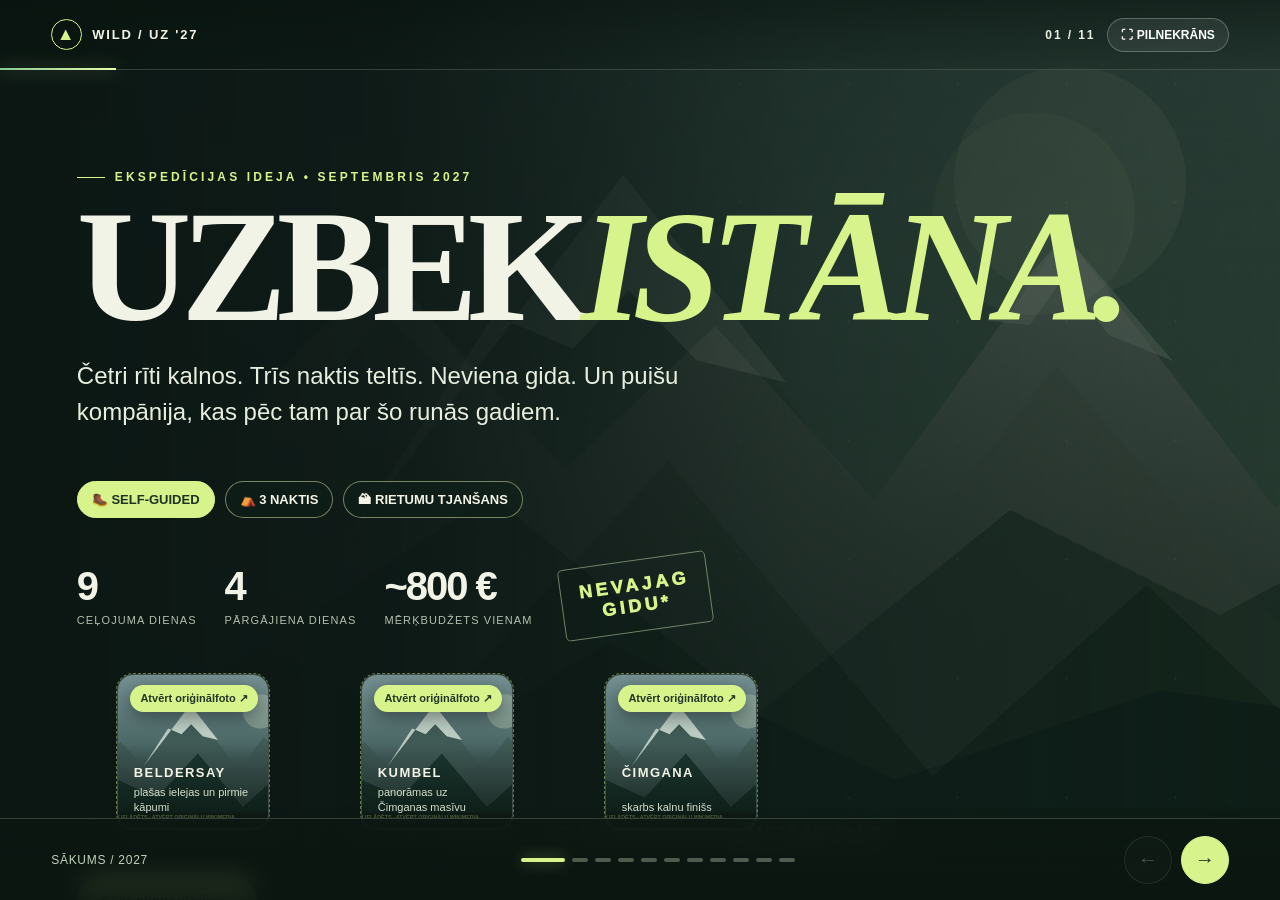
<file: uzbekistana_piedzivojums_bildes_labotas.html>
<!DOCTYPE html>
<html lang="lv">
<head>
<meta charset="UTF-8"><meta name="viewport" content="width=device-width,initial-scale=1,viewport-fit=cover">
<meta name="theme-color" content="#101914"><meta name="description" content="Interaktīvs ceļojuma stāsts: patstāvīgs pārgājiens Rietumu Tjanšanā, Uzbekistānā, 2027. gada septembrī.">
<title>UZBEKISTĀNA '27 — Puišu ekspedīcija</title>
<style>
:root{--base:#111b17;--ink:#f1f3e6;--muted:#a8b7aa;--line:rgba(229,240,214,.20);--acid:#d6f48b;--orange:#efad77;--panel:#1a2921;--shade:#0b1511}*{box-sizing:border-box}html,body{height:100%;margin:0}body{background:var(--base);color:var(--ink);font-family:Inter,ui-sans-serif,-apple-system,BlinkMacSystemFont,'Segoe UI',Arial,sans-serif;overflow:hidden;-webkit-font-smoothing:antialiased}button,input,a{font:inherit}button{cursor:pointer}button:focus-visible,a:focus-visible,input:focus-visible{outline:3px solid var(--acid);outline-offset:3px}a{color:var(--acid)}.shell{position:relative;width:100%;height:100vh;height:100dvh;overflow:hidden;isolation:isolate}.ambient{pointer-events:none;position:absolute;inset:0;background:radial-gradient(circle at 70% 30%,#314f3a 0%,transparent 35%),linear-gradient(125deg,#111d18,#0b1411);z-index:-4}.star-field{position:absolute;inset:0;pointer-events:none;z-index:-1;background-image:radial-gradient(#fff9 1px,transparent 1.4px),radial-gradient(#fff5 1px,transparent 1.5px);background-size:109px 119px,177px 133px;background-position:31px 24px,79px 70px;opacity:.20}.topbar{height:70px;position:absolute;z-index:20;left:0;right:0;top:0;display:flex;align-items:center;justify-content:space-between;padding:0 clamp(20px,4vw,72px);border-bottom:1px solid var(--line);background:linear-gradient(180deg,rgba(8,19,13,.55),rgba(8,19,13,.15));backdrop-filter:blur(12px)}.brand{display:flex;gap:10px;align-items:center;color:#f1f4e7;text-decoration:none;font-weight:850;font-size:13px;letter-spacing:.14em}.brand-icon{height:31px;width:31px;border:1px solid var(--acid);border-radius:50%;display:grid;place-items:center;color:var(--acid);font-size:18px}.top-right{display:flex;align-items:center;gap:12px}.chapter-count{font-size:12px;letter-spacing:.16em;font-weight:800;color:#edf0e4}.top-button{background:#ffffff13;border:1px solid #ffffff40;border-radius:30px;color:#fff;padding:9px 13px;font-size:12px;font-weight:720}.top-button:hover{background:#ffffff2c}.scene{position:absolute;inset:0;display:none;overflow-y:auto;overflow-x:hidden;scrollbar-width:thin;scrollbar-color:#82917a66 transparent;opacity:0}.scene.active{display:flex;opacity:1;animation:slideIn .48s cubic-bezier(.22,.7,.2,1) both}@keyframes slideIn{from{opacity:.3;transform:translateY(22px)}to{opacity:1;transform:translateY(0)}}.photo{position:absolute;inset:0;background-position:center;background-size:cover;background-repeat:no-repeat;opacity:.4;filter:saturate(.85) contrast(1.08);z-index:-1}.darken{position:absolute;inset:0;background:linear-gradient(90deg,#0c1714 0%,#0c1714ed 30%,#0c17149c 63%,#07100a60 100%);z-index:-1}.mountain-art{position:absolute;inset:0;pointer-events:none;z-index:-2;overflow:hidden}.mountain-art svg{width:100%;height:100%;object-fit:cover;opacity:.72}.content{width:min(1400px,100%);margin:auto;padding:108px clamp(24px,6vw,96px) 126px;position:relative;z-index:2}.vcenter{min-height:100%;display:flex;flex-direction:column;justify-content:center}.hero .content{padding-top:170px}.eyebrow{color:var(--acid);font-size:12px;font-weight:860;letter-spacing:.26em;text-transform:uppercase;display:flex;gap:10px;align-items:center}.eyebrow:before{content:'';width:28px;height:1px;background:var(--acid)}h1,h2,h3,p{margin-top:0}h1,h2{font-family:Georgia,'Times New Roman',serif;font-weight:600;letter-spacing:-.065em}h1{font-size:clamp(70px,12.4vw,195px);line-height:.82;margin:18px 0 26px;max-width:1200px}h1 .ital{font-style:italic;color:var(--acid)}h2{font-size:clamp(48px,6.2vw,97px);line-height:.97;margin:16px 0 24px}h3{font-size:24px;letter-spacing:-.025em}.subtitle{font-size:clamp(17px,2vw,24px);line-height:1.5;color:#e8eedf;max-width:720px}.muted{color:var(--muted);line-height:1.55}.small{font-size:12px;line-height:1.55;color:#aab9ad}.super{font-size:15px;letter-spacing:.15em;text-transform:uppercase;font-weight:800;color:#e8eccf}.grid{display:grid;grid-template-columns:repeat(12,1fr);gap:20px}.col-6{grid-column:span 6}.col-5{grid-column:span 5}.col-7{grid-column:span 7}.col-4{grid-column:span 4}.col-8{grid-column:span 8}.panel{background:rgba(28,45,35,.79);border:1px solid #bdcfab35;box-shadow:0 10px 70px #0003;backdrop-filter:blur(14px);border-radius:24px;padding:clamp(20px,2.5vw,34px)}.panel h3{margin-bottom:10px}.pill-row{display:flex;gap:10px;flex-wrap:wrap;margin-top:27px}.pill{border:1px solid #dcebb680;background:#1021198a;padding:10px 14px;border-radius:30px;color:#f4f5e7;font-weight:710;font-size:13px}.pill.acid{background:var(--acid);border-color:var(--acid);color:#203221}.kicker{font-size:13px;font-weight:800;letter-spacing:.2em;color:var(--acid)}.hero-notes{margin-top:42px;display:flex;align-items:center;gap:28px;flex-wrap:wrap}.big-number{font-size:40px;line-height:1;font-weight:800;letter-spacing:-.05em}.stat-label{display:block;font-size:11px;text-transform:uppercase;letter-spacing:.1em;color:#b3c0af;margin-top:8px}.stamp{border:1px solid #c3deb085;display:inline-block;transform:rotate(-8deg);padding:14px 18px;border-radius:5px;font-weight:1000;letter-spacing:.2em;color:var(--acid);font-size:18px;text-align:center}.btn{appearance:none;border:none;background:var(--acid);color:#1b2b1f;border-radius:99px;font-size:14px;font-weight:870;letter-spacing:.02em;padding:16px 24px;transition:transform .2s,background .2s}.btn:hover{transform:translateY(-2px);background:#e8ffb8}.btn.secondary{border:1px solid #b1c09a88;background:#273b2dba;color:var(--ink)}.btn.secondary:hover{background:#39513d}.btn.small-btn{padding:11px 16px;font-size:13px}.button-row{display:flex;gap:10px;flex-wrap:wrap;margin-top:24px}.quote{font-family:Georgia,serif;font-size:clamp(27px,3.4vw,51px);line-height:1.2;letter-spacing:-.03em;max-width:790px}.highlight{color:var(--acid)}.iconball{width:46px;height:46px;border-radius:50%;background:#cde9a217;display:grid;place-items:center;font-size:21px;border:1px solid #dce5c431;margin-bottom:24px}.feature{min-height:220px;position:relative}.feature p{color:#c0cbbf;line-height:1.6;margin-bottom:0}.strip{height:155px;background-position:center;background-size:cover;border-radius:14px;margin-bottom:18px;border:1px solid #ffffff24}.photo-label{color:#cbd7bf;font-size:11px;letter-spacing:.07em;margin-top:8px}.ghost-num{position:absolute;right:24px;top:10px;font:italic 80px Georgia,serif;color:#e6fbb10c}.map-wrap{display:grid;grid-template-columns:1.1fr .9fr;gap:20px}.map-card{position:relative;min-height:410px;border:1px solid var(--line);border-radius:24px;background:radial-gradient(circle at 50% 50%,#395b4188 0%,transparent 50%),repeating-linear-gradient(0deg,transparent,transparent 31px,#fff1 32px),repeating-linear-gradient(90deg,transparent,transparent 31px,#fff1 32px),#1b2c24;overflow:hidden}.map-card svg{width:100%;height:100%;min-height:410px;position:absolute;inset:0}.map-title{position:absolute;top:23px;left:25px;color:#ecf7df;font-weight:800;font-size:13px;letter-spacing:.1em}.map-note{position:absolute;bottom:14px;left:25px;font-size:11px;color:#d1dcc9;background:#102118b6;border:1px solid #8baf8b33;padding:6px 11px;border-radius:10px}.route-list{display:flex;flex-direction:column;gap:11px}.route-step{display:flex;gap:14px;align-items:flex-start;padding:14px;background:#18291ee8;border:1px solid #a6c29027;border-radius:15px}.route-step b{font-size:15px}.route-step span{display:block;color:#a8bca9;font-size:12px;margin-top:4px;line-height:1.45}.circle-num{flex-shrink:0;width:32px;height:32px;border-radius:50%;background:#ddedab;color:#243428;font-weight:800;display:grid;place-items:center}.timeline{display:grid;grid-template-columns:repeat(4,1fr);gap:14px;margin-top:25px}.tday{border:1px solid #d6e5b633;border-radius:18px;background:#1a2b22bc;padding:22px;position:relative;min-height:163px;transition:transform .2s}.tday:hover{transform:translateY(-4px)}.tday .dayid{color:var(--acid);font-weight:900;letter-spacing:.15em;font-size:11px}.tday h3{font-size:18px;margin:13px 0 7px}.tday p{color:#b2c0ad;font-size:12px;line-height:1.52;margin:0}.tday.focus{border-color:#d6f48b91;background:#31482cc7}.phase-tab-row{display:flex;gap:10px;flex-wrap:wrap;margin:14px 0 20px}.phase-tab{border-radius:99px;border:1px solid #d3e1ba40;background:#17291f;color:#cfdbcc;font-weight:800;padding:11px 17px;transition:.2s}.phase-tab.selected{background:var(--acid);color:#1a2c1b}.trail-layout{display:grid;grid-template-columns:1fr 1.05fr;gap:22px}.trail-photo{min-height:390px;border-radius:21px;background-color:#405f47;background-position:center;background-size:cover;border:1px solid #e0e7da2c;position:relative;overflow:hidden}.trail-photo:after{content:"";position:absolute;inset:0;background:linear-gradient(0deg,#0b160fb0,transparent 50%)}.trail-photo-label{position:absolute;z-index:2;bottom:20px;left:24px;font-weight:800;letter-spacing:.12em;font-size:12px}.trail-info{display:flex;flex-direction:column;justify-content:center}.visual-gallery{display:grid;grid-template-columns:repeat(12,1fr);gap:14px;margin-top:22px}.visual-card{grid-column:span 4;position:relative;overflow:hidden;border-radius:18px;border:1px solid #ffffff24;min-height:185px;background:#203127;box-shadow:0 8px 40px #0002}.visual-card img,.mini-shot img{width:100%;height:100%;object-fit:cover;display:block}.visual-card:after,.mini-shot:after{content:"";position:absolute;inset:0;background:linear-gradient(0deg,#09120dcc,transparent 55%)}.visual-card b,.visual-card span,.mini-shot b,.mini-shot span{position:absolute;left:16px;z-index:2}.visual-card b,.mini-shot b{bottom:30px;font-size:13px;letter-spacing:.11em}.visual-card span,.mini-shot span{bottom:12px;font-size:11px;color:#d4dfcf}.gallery-intro{margin-top:22px;color:#d6dfd2;max-width:760px}.mini-gallery{display:grid;grid-template-columns:repeat(3,1fr);gap:12px;margin-top:16px}.mini-shot{position:relative;overflow:hidden;border-radius:16px;border:1px solid #ffffff20;min-height:165px;background:#22352b}.mini-caption{margin-top:10px;font-size:12px;color:#b6c4b6}.trail-extra-note{margin-top:16px;font-size:12px;color:#aab8ab}.hero-strip{display:grid;grid-template-columns:repeat(3,minmax(0,1fr));gap:12px;margin-top:26px;max-width:720px}.hero-strip .mini-shot{min-height:120px}@media (max-width:980px){.visual-card{grid-column:span 6}.mini-gallery{grid-template-columns:1fr}.hero-strip{grid-template-columns:1fr 1fr}}@media (max-width:700px){.visual-card{grid-column:span 12}.hero-strip{grid-template-columns:1fr}.hero-strip .mini-shot{min-height:110px}}.tag{font-size:11px;color:var(--acid);text-transform:uppercase;font-weight:900;letter-spacing:.18em}.trail-info h3{font-size:clamp(26px,3.3vw,45px);line-height:1.09;margin:10px 0}.trail-info p{font-size:16px;line-height:1.62;color:#d6dfd2}.metrics{display:flex;gap:10px;flex-wrap:wrap;margin:14px 0}.metric{border:1px solid #c4dcb64b;padding:12px 15px;border-radius:14px;min-width:115px}.metric strong{display:block;font-size:19px}.metric em{font-size:11px;font-style:normal;color:#bdcbba}.note-box{padding:13px 16px;border-left:3px solid #f4b785;background:#ecb26b15;border-radius:0 9px 9px 0;font-size:12px;color:#edddc7;line-height:1.5}.camp-tiles{display:grid;grid-template-columns:repeat(3,1fr);gap:14px;margin:22px 0}.camp-tiles .panel{min-height:182px}.camp-tiles h3{font-size:19px}.camp-tiles p{color:#b8c4b5;font-size:13px;line-height:1.6}.range-field{margin:22px 0}.range-top{display:flex;justify-content:space-between;align-items:center;gap:10px}.range-top label{font-weight:800;font-size:14px}.range-top output{font-size:21px;font-weight:870;color:var(--acid)}input[type=range]{width:100%;height:6px;accent-color:var(--acid);cursor:pointer;margin:18px 0 6px}.cost-split{display:flex;flex-direction:column;gap:12px}.cost-row{display:grid;grid-template-columns:1fr 80px;gap:12px;font-size:14px}.cost-row .right{text-align:right;font-weight:850}.cost-line{height:5px;background:#ffffff12;border-radius:8px;overflow:hidden;margin-top:7px}.cost-line b{display:block;height:100%;background:linear-gradient(90deg,#94ba7b,var(--acid));width:20%;border-radius:8px;transition:width .3s}.total-label{font-size:12px;text-transform:uppercase;letter-spacing:.15em;color:#bbccb7}.total-price{font-family:Georgia,serif;font-size:clamp(63px,8vw,120px);color:var(--acid);letter-spacing:-.09em;line-height:1.05;margin:9px 0}.cost-grid{display:grid;grid-template-columns:.9fr 1.1fr;gap:24px}.check-grid{display:grid;grid-template-columns:repeat(2,1fr);gap:9px}.check{display:flex;align-items:center;gap:11px;padding:13px 15px;border:1px solid #d5ecbd2e;background:#1e3125ab;border-radius:12px;cursor:pointer;font-size:14px;color:#eaf0df}.check:has(input:checked){background:#324d32;border-color:#c4e08e75}.check input{accent-color:var(--acid);height:19px;width:19px;cursor:pointer;flex-shrink:0}.check span{transition:.2s}.check input:checked+span{text-decoration:line-through;color:#b7c9b0}.progress-track{height:8px;border-radius:99px;background:#d5edb022;overflow:hidden;margin:14px 0 8px}.progress-fill{height:100%;width:0;background:linear-gradient(90deg,#739655,#d6f48b);border-radius:99px;transition:width .3s}.accordion{border-bottom:1px solid #dfeec22b}.accordion button{width:100%;padding:20px 4px;display:flex;justify-content:space-between;gap:20px;text-align:left;background:none;border:none;color:#f0f2e8;font-size:17px;font-weight:790}.accordion button span:last-child{color:var(--acid);font-size:24px;line-height:1}.accordion .answer{max-height:0;overflow:hidden;transition:max-height .3s ease;color:#bac9ba;line-height:1.65}.accordion.open .answer{max-height:280px;padding-bottom:20px}.choice-row{display:grid;grid-template-columns:repeat(3,1fr);gap:13px;margin:28px 0}.choice{border-radius:20px;border:1px solid #d2e7ae50;background:#1c3023;padding:24px 18px;text-align:left;color:#eff5e8;transition:.18s}.choice:hover{transform:translateY(-3px);background:#2a4030}.choice.selected{background:var(--acid);color:#1d2d1f}.choice .emoji{display:block;font-size:31px;margin-bottom:17px}.choice b{display:block;font-size:17px;margin-bottom:6px}.choice small{opacity:.76;line-height:1.4}.finale h2{font-size:clamp(70px,13vw,180px)}.confetti{position:absolute;inset:0;pointer-events:none;overflow:hidden;z-index:5}.confetti i{position:absolute;top:-10%;width:9px;height:15px;background:var(--acid);opacity:.9;animation:confFall 2.5s linear forwards}@keyframes confFall{to{transform:translate(var(--dx),120vh) rotate(900deg);opacity:0}}.credits{font-size:12px;color:#b9c8b3;line-height:1.8}.credits a{font-size:12px}.credits ul{padding-left:18px}.bottom{position:absolute;z-index:30;bottom:0;left:0;right:0;min-height:82px;display:flex;align-items:center;justify-content:space-between;gap:15px;padding:12px clamp(20px,4vw,72px);background:linear-gradient(0deg,#0c1611f5,#0c1611ac);border-top:1px solid var(--line);backdrop-filter:blur(12px)}.nav-controls{display:flex;gap:9px;align-items:center}.round-nav{height:48px;width:48px;border:1px solid #d9e8c26f;background:#ffffff11;border-radius:50%;color:white;font-size:20px}.round-nav.primary{background:var(--acid);color:#1d3325;border-color:var(--acid)}.round-nav:hover{background:#d6f48b55}.round-nav.primary:hover{background:#ecffc7}.round-nav:disabled{opacity:.24;cursor:not-allowed}.progress-dots{display:flex;gap:7px;align-items:center;flex-wrap:nowrap}.dot{width:16px;height:4px;border:0;border-radius:6px;background:#dae3cf55;padding:0;transition:width .25s,background .25s}.dot.active{width:44px;background:var(--acid)}.bottom-label{font-size:12px;letter-spacing:.06em;color:#c1d2bb;min-width:140px}.toast{position:absolute;z-index:100;bottom:98px;left:50%;transform:translateX(-50%) translateY(20px);background:var(--acid);border-radius:12px;padding:13px 20px;color:#172717;box-shadow:0 14px 50px #0006;pointer-events:none;font-weight:800;font-size:13px;opacity:0;transition:.2s;max-width:calc(100vw - 30px);text-align:center}.toast.show{opacity:1;transform:translateX(-50%) translateY(0)}.source-small{font-size:11px;color:#d1d6c0a8}.source-small a{color:#e2f4ac}.footer-spacer{height:8px}.site-notice{background:#cce9a719;padding:9px 14px;border:1px solid #d7e9b640;border-radius:11px;color:#c6d7b9;display:inline-block;font-size:12px;line-height:1.5}.svg-stars circle{fill:#fff;opacity:.7}
@media(max-width:1050px){.grid .col-4{grid-column:span 6}.map-wrap,.trail-layout,.cost-grid{grid-template-columns:1fr}.trail-photo{min-height:285px}.map-card,.map-card svg{min-height:350px}.timeline{grid-template-columns:repeat(2,1fr)}.camp-tiles{grid-template-columns:1fr 1fr}.bottom-label{display:none}}
@media(max-width:650px){.topbar{height:58px;padding:0 16px}.brand{font-size:10px;letter-spacing:.08em}.brand-icon{width:25px;height:25px;font-size:14px}.top-right{gap:8px}.chapter-count{font-size:10px}.top-button{padding:7px 9px;font-size:10px}.content{padding:83px 19px 117px}.hero .content{padding-top:96px}.eyebrow{font-size:10px;letter-spacing:.17em}h1{font-size:clamp(52px,15.2vw,72px)}.hero h1 .ital{display:block}h2{font-size:clamp(42px,12vw,63px)}.subtitle{font-size:16px}.big-number{font-size:29px}.hero-notes{gap:16px}.pill{font-size:11px;padding:9px 12px}.panel{padding:19px;border-radius:18px}.grid .col-4,.grid .col-5,.grid .col-6,.grid .col-7,.grid .col-8{grid-column:span 12}.grid{gap:10px}.feature{min-height:unset}.map-card,.map-card svg{min-height:330px}.timeline{gap:8px}.tday{min-height:147px;padding:14px}.tday h3{font-size:15px}.tday p{font-size:11px}.tday .dayid{font-size:10px}.trail-photo{min-height:225px}.trail-info p{font-size:14px}.camp-tiles{grid-template-columns:1fr}.camp-tiles .panel{min-height:unset}.check-grid{grid-template-columns:1fr;gap:8px}.check{font-size:13px}.choice-row{grid-template-columns:1fr;gap:8px}.choice{padding:12px 18px;display:flex;gap:14px;align-items:center}.choice .emoji{margin:0}.choice b{margin:0}.choice small{display:none}.bottom{padding:10px 16px;min-height:70px}.progress-dots{gap:5px}.dot{width:9px}.dot.active{width:20px}.round-nav{width:42px;height:42px}.toast{bottom:80px}.stamp{font-size:13px}.cost-row{font-size:12px}}
@media(prefers-reduced-motion:reduce){*,*:before,*:after{animation:none!important;transition:none!important}}


/* ===== Expedition Motion System v3 ===== */
.mini-shot b{bottom:48px}.mini-shot span{bottom:13px;max-width:calc(100% - 28px);line-height:1.36}.hero-strip .mini-shot{min-height:155px}.visual-card span{max-width:calc(100% - 28px);line-height:1.3}

:root{--ease-summit:cubic-bezier(.22,1,.36,1);--ease-trail:cubic-bezier(.16,.76,.2,1)}
.shell{--nav-shift:38px}
.shell[data-nav-dir="backward"]{--nav-shift:-38px}
.scene{will-change:opacity,transform;transform-origin:center center}
.scene.active{z-index:3;animation:sceneArrive .68s var(--ease-summit) both}
.scene.leaving{display:flex;z-index:2;pointer-events:none;animation:sceneDepart .55s cubic-bezier(.45,0,.6,1) both}
@keyframes sceneArrive{0%{opacity:0;transform:translate3d(var(--nav-shift),14px,0) scale(1.015);filter:blur(6px)}55%{filter:blur(0)}100%{opacity:1;transform:translate3d(0,0,0) scale(1);filter:none}}
@keyframes sceneDepart{0%{opacity:1;transform:translate3d(0,0,0) scale(1)}100%{opacity:0;transform:translate3d(calc(var(--nav-shift) * -.55),-6px,0) scale(.985)}}
.scene.active .photo{animation:photoBreathe 14s ease-out both}
@keyframes photoBreathe{from{transform:scale(1.085) translateY(5px)}to{transform:scale(1) translateY(0)}}
.scene.active .content > :is(.eyebrow,h1,h2,.subtitle,.hero-notes,.pill-row,.button-row,.grid,.map-wrap,.timeline,.camp-tiles,.cost-grid,.trail-layout,.phase-tab-row,.choice-row,.visual-gallery,.mini-gallery,.hero-strip,.gallery-intro){animation:liftReveal .8s var(--ease-summit) both}
.scene.active .content > .eyebrow{animation-delay:.07s}.scene.active .content > :is(h1,h2){animation-delay:.14s}.scene.active .content > :is(.subtitle,.quote,.muted,.gallery-intro){animation-delay:.20s}.scene.active .content > :is(.grid,.trail-layout,.cost-grid,.map-wrap,.timeline,.camp-tiles,.visual-gallery,.choice-row){animation-delay:.27s}.scene.active .content > :is(.button-row,.hero-strip,.mini-gallery){animation-delay:.34s}
@keyframes liftReveal{from{opacity:0;transform:translate3d(0,25px,0);filter:blur(5px)}to{opacity:1;transform:translate3d(0,0,0);filter:blur(0)}}
.hero h1 .ital{animation:highlightAura 5s ease-in-out infinite alternate}
@keyframes highlightAura{from{text-shadow:0 0 0 #d6f48b00}to{text-shadow:0 0 29px #d6f48b32}}
.chapter-line{position:absolute;bottom:-1px;left:0;width:9.0909%;height:2px;background:linear-gradient(90deg,#87c792,#e9ffa9);box-shadow:0 0 17px #dbf59b85;z-index:2;transition:width .68s var(--ease-summit)}
/* Magnetic action buttons, glints and click ripples */
.btn,.top-button,.round-nav,.phase-tab,.choice,.dot,.visual-card,.mini-shot,.panel,.tday,.check{transition:transform .32s var(--ease-summit),background-color .28s,border-color .28s,box-shadow .32s,filter .32s}
.btn{position:relative;isolation:isolate;overflow:hidden;box-shadow:0 9px 25px #0003,0 0 0 0 #dbf59b00}
.btn:before{content:"";position:absolute;inset:-85% auto -85% -65%;width:35%;background:linear-gradient(90deg,transparent,#fff9,transparent);transform:rotate(22deg);transition:left .65s ease;pointer-events:none;z-index:-1}
.btn:hover{transform:translate3d(var(--mag-x,0px),calc(-4px + var(--mag-y,0px)),0) scale(1.028);box-shadow:0 17px 40px #0005,0 0 27px #d6f48b45;background:#edffb6}
.btn:hover:before{left:145%}
.btn.secondary:hover{background:#395c43;box-shadow:0 13px 36px #0005,0 0 23px #a5ff9340}
.btn:active{transform:translateY(2px) scale(.975);box-shadow:0 2px 12px #0004}
.round-nav,.top-button,.phase-tab,.choice,.accordion button{position:relative;overflow:hidden}
.top-button:hover{background:#c3f7ad20;border-color:#d6f48b;box-shadow:0 0 0 3px #d6f48b16;transform:translateY(-2px)}
.round-nav:not(:disabled):hover{transform:translateY(-3px) scale(1.12);box-shadow:0 6px 27px #d6f48b55;border-color:#f0ffcd}
.round-nav:not(:disabled):active{transform:translateY(1px) scale(.91)}
.dot:not(.active):hover{width:28px;background:#d4f5b2;box-shadow:0 0 13px #d6f48b79}
.dot.active{box-shadow:0 0 15px #d6f48b6b}
.phase-tab:hover:not(.selected){transform:translateY(-3px);border-color:#d6f48b;background:#29422f;color:white;box-shadow:0 8px 22px #0003}
.phase-tab.selected{box-shadow:0 7px 20px #d6f48b30}
.choice:hover{transform:translateY(-7px) scale(1.02);border-color:#d6f48b;box-shadow:0 18px 38px #0005,0 0 23px #d6f48b1c;background:#35523c}
.choice .emoji{transition:transform .45s var(--ease-summit)}.choice:hover .emoji{transform:rotate(-12deg) scale(1.26)}
.choice.selected{box-shadow:0 0 0 2px #e7ffaf,0 12px 29px #d6f48b2d}.choice.selected:hover{background:#eaffb4}
.accordion button:hover{color:#d6f48b;padding-left:10px}
.accordion button span:last-child{transition:transform .3s var(--ease-summit)}.accordion.open button span:last-child{transform:rotate(180deg)}
.check:hover{background:#2e4434;border-color:#d6f48b8a;transform:translateX(4px)}
.feature:hover{transform:translateY(-5px);border-color:#b8e99178;box-shadow:0 18px 42px #0004,0 0 30px #d6f48b14}
.tday:hover{transform:translateY(-6px);border-color:#ccecb482;box-shadow:0 12px 35px #0004}
.visual-card,.mini-shot{cursor:zoom-in;isolation:isolate;transform-style:preserve-3d}
.visual-card:hover,.mini-shot:hover{transform:perspective(950px) translateY(-8px) rotateX(var(--tilt-x,0deg)) rotateY(var(--tilt-y,0deg)) scale(1.016);border-color:#e6f9b9b0;box-shadow:0 20px 50px #0008,0 0 0 1px #d6f48b40;z-index:1}
.visual-card img,.mini-shot img{transition:transform .85s var(--ease-summit),filter .5s;will-change:transform}
.visual-card:hover img,.mini-shot:hover img{transform:scale(1.12);filter:saturate(1.15) brightness(1.08)}
.visual-card:focus-visible,.mini-shot:focus-visible{outline:3px solid var(--acid);outline-offset:5px}
.visual-card:before,.mini-shot:before{content:'↗';position:absolute;right:12px;top:12px;z-index:3;font-weight:900;font-size:14px;border-radius:50%;width:34px;height:34px;display:grid;place-items:center;background:#14271cc4;border:1px solid #e3f2cd70;color:#e7fbaa;opacity:0;transform:translate(-6px,6px);transition:.3s var(--ease-summit)}
.visual-card:hover:before,.mini-shot:hover:before,.visual-card:focus-visible:before,.mini-shot:focus-visible:before{opacity:1;transform:translate(0,0)}
.ui-ripple{position:absolute;z-index:5;display:block;width:16px;height:16px;left:0;top:0;border-radius:50%;pointer-events:none;background:rgba(255,255,255,.49);transform:translate(-50%,-50%) scale(0);animation:rippleBurst .63s ease-out forwards}
@keyframes rippleBurst{to{transform:translate(-50%,-50%) scale(24);opacity:0}}
.trail-layout.trail-flip .trail-photo{animation:trailPhotoFlip .58s var(--ease-summit) both}
.trail-layout.trail-flip .trail-info > *{animation:trailTextIn .55s var(--ease-summit) both}
.trail-layout.trail-flip .trail-info > *:nth-child(2){animation-delay:.06s}.trail-layout.trail-flip .trail-info > *:nth-child(3){animation-delay:.1s}
@keyframes trailPhotoFlip{from{opacity:.25;transform:scale(1.055);filter:blur(5px)}to{opacity:1;transform:scale(1);filter:none}}
@keyframes trailTextIn{from{opacity:0;transform:translateY(9px)}to{opacity:1;transform:translateY(0)}}
.total-price.price-pop{animation:priceRise .33s var(--ease-summit)}
@keyframes priceRise{50%{transform:translateY(-3px) scale(1.055);color:#e9ffb3}}
/* Photo lightbox for gallery presentation */
.photo-lightbox{position:fixed;inset:0;z-index:1000;display:grid;place-items:center;background:rgba(5,13,8,.90);padding:36px;opacity:0;visibility:hidden;pointer-events:none;backdrop-filter:blur(0);transition:opacity .36s,visibility .36s,backdrop-filter .36s}
.photo-lightbox.open{opacity:1;visibility:visible;pointer-events:auto;backdrop-filter:blur(17px)}
.photo-lightbox figure{width:min(1100px,100%);height:min(84dvh,850px);margin:0;display:flex;flex-direction:column;align-items:stretch;justify-content:center;gap:12px;transform:translateY(25px) scale(.96);transition:transform .5s var(--ease-summit)}
.photo-lightbox.open figure{transform:translateY(0) scale(1)}
.photo-lightbox img{max-width:100%;min-height:0;max-height:calc(84dvh - 64px);width:100%;object-fit:contain;border-radius:16px;box-shadow:0 25px 80px #0009;background:#1f3028}
.photo-lightbox figcaption{font-size:13px;letter-spacing:.09em;color:#dbedcb;text-align:center}
.lightbox-close{position:absolute;right:clamp(18px,4vw,58px);top:clamp(18px,3vw,40px);border-radius:50%;width:52px;height:52px;background:#223629;border:1px solid #e7fbcba0;color:#f7ffeb;font-size:28px;cursor:pointer;transition:transform .25s,background .25s}
.lightbox-close:hover{transform:rotate(90deg) scale(1.09);background:#4a6e4b}
body.lightbox-open{overflow:hidden}
@media(max-width:700px){.photo-lightbox{padding:14px}.photo-lightbox figure{height:auto;max-height:85dvh}.lightbox-close{width:42px;height:42px;font-size:24px;top:16px;right:16px}.scene.active .content > :is(.eyebrow,h1,h2,.subtitle,.hero-notes,.pill-row,.button-row,.grid,.map-wrap,.timeline,.camp-tiles,.cost-grid,.trail-layout,.phase-tab-row,.choice-row,.visual-gallery,.mini-gallery,.hero-strip,.gallery-intro){animation-duration:.55s}.scene.active .photo{animation:none}.visual-card:hover,.mini-shot:hover{transform:translateY(-3px)}.btn:hover{transform:translateY(-3px)}}
@media(prefers-reduced-motion:reduce){.scene.active,.scene.leaving,.scene.active .photo,.scene.active .content > *, .trail-layout.trail-flip .trail-photo,.trail-layout.trail-flip .trail-info > *, .total-price.price-pop,.hero h1 .ital,.ui-ripple{animation:none!important}.scene.leaving{display:none!important}.photo-lightbox figure,.chapter-line{transition:none!important}.visual-card:hover,.mini-shot:hover,.btn:hover{transform:none!important}}

</style>
<style id="imageRepair">
.photo-unavailable{outline:1px dashed rgba(213,244,139,.45)}
.photo-unavailable .photo-source{position:absolute;right:10px;top:10px;z-index:6;color:#243525;background:#d6f48b;border-radius:20px;padding:7px 10px;font-size:11px;font-weight:800;text-decoration:none;box-shadow:0 5px 18px #0006}
.photo-unavailable-bg{opacity:.32!important}
</style>
</head>
<body>
<div class="shell" id="shell">
<div class="ambient"></div>
<header class="topbar"><a href="#" class="brand" id="homeLink" aria-label="Atgriezties sākumā"><span class="brand-icon">▲</span> WILD / UZ '27</a><div class="top-right"><span id="chapterCounter" class="chapter-count">01 / 11</span><button class="top-button" id="fsButton" title="Pilnekrāna režīms">⛶ PILNEKRĀNS</button></div><div class="chapter-line" id="chapterLine" aria-hidden="true"></div></header>
<div class="star-field"></div>
<!-- scenographic vector background works even offline -->
<div class="mountain-art" aria-hidden="true"><svg viewBox="0 0 1600 900" preserveAspectRatio="xMidYMid slice"><defs><linearGradient id="skyg" x2="0" y2="1"><stop stop-color="#274638"/><stop offset=".62" stop-color="#486851"/><stop offset="1" stop-color="#243e2f"/></linearGradient><linearGradient id="rockg" x2="0" y2="1"><stop stop-color="#849281"/><stop offset="1" stop-color="#213628"/></linearGradient></defs><rect width="1600" height="900" fill="url(#skyg)"/><circle cx="1230" cy="182" r="116" fill="#dfeab8" opacity=".18"/><path d="M0 670L170 490 270 540 545 265 725 470 875 326 1034 500 1225 235 1435 508 1600 389V900H0Z" fill="url(#rockg)"/><path d="M440 371L545 265 643 383 591 359 542 314 503 366ZM1148 321L1225 235 1333 361 1269 335 1223 278 1190 325Z" fill="#d0dbc6" opacity=".48"/><path d="M0 761 190 578 380 675 650 495 920 712 1170 510 1380 615 1600 498V900H0" fill="#263e2c"/><path d="M0 830 240 708 471 827 767 643 1055 780 1321 690 1600 730V900H0" fill="#14291f"/></svg></div>

<section class="scene hero active" data-name="Sākums" aria-hidden="false"><div class="photo" style="background-image:url('https://upload.wikimedia.org/wikipedia/commons/thumb/a/ac/Greater_Chimgan_Mountain.JPG/1024px-Greater_Chimgan_Mountain.JPG')"></div><div class="darken"></div><div class="content vcenter"><div class="eyebrow">EKSPEDĪCIJAS IDEJA • SEPTEMBRIS 2027</div><h1>UZBEK<span class="ital">ISTĀNA.</span></h1><p class="subtitle">Četri rīti kalnos. Trīs naktis teltīs. Neviena gida. Un puišu kompānija, kas pēc tam par šo runās gadiem.</p><div class="pill-row"><span class="pill acid">🥾 SELF-GUIDED</span><span class="pill">⛺ 3 NAKTIS</span><span class="pill">🏔 RIETUMU TJANŠANS</span></div><div class="hero-notes"><div><span class="big-number">9</span><span class="stat-label">ceļojuma dienas</span></div><div><span class="big-number">4</span><span class="stat-label">pārgājiena dienas</span></div><div><span class="big-number">~800 €</span><span class="stat-label">mērķbudžets vienam</span></div><div class="stamp">NEVAJAG<br>GIDU*</div></div><div class="hero-strip" aria-label="Kalnu skatu priekšskats"><figure class="mini-shot"><img loading="eager" fetchpriority="high" alt="Beldersay ieleja pavasarī" src="https://upload.wikimedia.org/wikipedia/commons/thumb/2/2a/Spring_Beldersay_valley.JPG/900px-Spring_Beldersay_valley.JPG"><b>BELDERSAY</b><span>plašas ielejas un pirmie kāpumi</span></figure><figure class="mini-shot"><img loading="lazy" alt="Skats no Kumbel uz Čimganu" src="https://upload.wikimedia.org/wikipedia/commons/thumb/5/54/Kumbel_to_Chimgan.JPG/900px-Kumbel_to_Chimgan.JPG"><b>KUMBEL</b><span>panorāmas uz Čimganas masīvu</span></figure><figure class="mini-shot"><img loading="lazy" alt="Lielais Čimgans" src="https://upload.wikimedia.org/wikipedia/commons/thumb/a/ac/Greater_Chimgan_Mountain.JPG/900px-Greater_Chimgan_Mountain.JPG"><b>ČIMGANA</b><span>skarbs kalnu finišs</span></figure></div><div style="margin-top:32px"><button class="btn" data-next>Sākt ekspedīciju →</button></div><div class="source-small" style="margin-top:22px">*Patstāvīgi tikai ar piemērotu pieredzi, apstiprinātām atļaujām un drošu GPS maršrutu.</div></div></section>

<section class="scene" data-name="Kāpēc tur"><div class="photo" style="background-image:url('https://upload.wikimedia.org/wikipedia/commons/thumb/5/54/Kumbel_to_Chimgan.JPG/1024px-Kumbel_to_Chimgan.JPG');opacity:.25"></div><div class="darken"></div><div class="content vcenter"><div class="eyebrow">01 / KĀPĒC MĒS TUR BRAUCAM?</div><h2>Nevis all-inclusive.<br><span class="highlight">All-in adventure.</span></h2><p class="subtitle">Uzbekistāna ir vairāk nekā Zīda ceļa pilsētas. Pie Taškentas sākas kalni, kuros mēs varam paši izvēlēties tempu un vietu, kur vērot saulrietu.</p><div class="grid" style="margin-top:24px"><div class="panel feature col-4"><div class="iconball">🏔</div><h3>Īsti kalni</h3><p>Akmeņainas grēdas, ielejas, pārejas, augstuma metri un Čimganas masīvs līdz 3309 m.</p><span class="ghost-num">01</span></div><div class="panel feature col-4"><div class="iconball">⛺</div><h3>Savas teltis</h3><p>Nesam ekipējumu paši. Nav viesnīcu kalnos, nav organizētu tūru un nav piesaistes grafikam.</p><span class="ghost-num">02</span></div><div class="panel feature col-4"><div class="iconball">🍚</div><h3>Labs afterparty</h3><p>Pēc kalniem: uzbeku plovs, Taškenta un — ja laiks atļauj — Samarkanda.</p><span class="ghost-num">03</span></div><p class="gallery-intro">Lai draugiem uzreiz ir skaidrs, par ko ir runa — te ir daļa no skatiem, kas raksturo šo apvidu: platas ielejas, akmeņainas pārejas, plaši skati uz Čimganu un Charvak pusi. <span style="color:#d6f48b">Ja fotogrāfijas neatveras priekšskatījumā, lejupielādē HTML un atver to savā Chrome vai Safari ar interneta pieslēgumu.</span></p><div class="visual-gallery" aria-label="Skatu galerija"><figure class="visual-card"><img loading="lazy" alt="Beldersay ieleja" src="https://upload.wikimedia.org/wikipedia/commons/thumb/8/81/Beldersay_valley.JPG/1200px-Beldersay_valley.JPG"><b>BELDERSAY IELEJA</b><span>plaša ieeja kalnu rajonā</span></figure><figure class="visual-card"><img loading="lazy" alt="Čimganas kalni ziemā" src="https://upload.wikimedia.org/wikipedia/commons/thumb/7/74/Chimgan_Mountains.jpg/1200px-Chimgan_Mountains.jpg"><b>ČIMGANAS KALNI</b><span>mežonīgs reljefs visos gadalaikos</span></figure><figure class="visual-card"><img loading="lazy" alt="Skats no Kumbel uz Čimganu" src="https://upload.wikimedia.org/wikipedia/commons/thumb/5/54/Kumbel_to_Chimgan.JPG/1200px-Kumbel_to_Chimgan.JPG"><b>KUMBEL PĀREJA</b><span>panorāmas un atsegts reljefs</span></figure><figure class="visual-card"><img loading="lazy" alt="Lielā Čimgana kalns" src="https://upload.wikimedia.org/wikipedia/commons/thumb/a/ac/Greater_Chimgan_Mountain.JPG/1200px-Greater_Chimgan_Mountain.JPG"><b>GREATER CHIMGAN</b><span>ikoniska virsotne un klinšu sienas</span></figure><figure class="visual-card"><img loading="lazy" alt="Skats lejup uz Čimganu" src="https://upload.wikimedia.org/wikipedia/commons/thumb/9/98/View_down_to_Chimgan.JPG/1200px-View_down_to_Chimgan.JPG"><b>SKATS LEJUP</b><span>to sajūtu gribas nofotografēt ik pēc 10 minūtēm</span></figure><figure class="visual-card"><img loading="lazy" alt="Skats uz Charvak no Mazās Čimganas" src="https://upload.wikimedia.org/wikipedia/commons/thumb/5/59/%D0%92%D0%B8%D0%B4_%D1%81_%D0%9C%D0%B0%D0%BB%D0%BE%D0%B3%D0%BE_%D0%A7%D0%B8%D0%BC%D0%B3%D0%B0%D0%BD%D0%B0_%D0%BD%D0%B0_%D0%A7%D0%B0%D1%80%D0%B2%D0%B0%D0%BA.jpg/1200px-%D0%92%D0%B8%D0%B4_%D1%81_%D0%9C%D0%B0%D0%BB%D0%BE%D0%B3%D0%BE_%D0%A7%D0%B8%D0%BC%D0%B3%D0%B0%D0%BD%D0%B0_%D0%BD%D0%B0_%D0%A7%D0%B0%D1%80%D0%B2%D0%B0%D0%BA.jpg"><b>CHARVAK PUSE</b><span>plašums un sauss kalnu dramatisms</span></figure></div></div></section>

<section class="scene" data-name="Kur tas ir"><div class="content vcenter"><div class="eyebrow">02 / VIETA</div><h2>Kur mēs <span class="highlight">pazudīsim?</span></h2><div class="map-wrap"><div class="map-card"><div class="map-title">RIETUMU TJANŠANS / SHĒMA</div><svg viewBox="0 0 600 460" role="img" aria-label="Shematiska maršruta ilustrācija no Taškentas uz Beldersay, Nurekata, Kumbel un Gidjal"><defs><linearGradient id="ridgeGrad" x2="0" y2="1"><stop stop-color="#8ea78c"/><stop offset="1" stop-color="#294f38"/></linearGradient></defs><path d="M0 250 72 190 125 231 198 91 281 197 353 103 416 220 503 118 600 215V460H0Z" fill="url(#ridgeGrad)" opacity=".55"/><path d="M0 337 102 265 182 317 273 210 359 324 490 236 600 291V460H0" fill="#1a3327"/><path d="M90 382 C137 344 205 338 234 302 S348 288 357 229 S459 172 481 112" fill="none" stroke="#e1f5a3" stroke-width="6" stroke-linecap="round" stroke-dasharray="2 16"/><path d="M357 229Q280 191 283 145" fill="none" stroke="#f4b58c" stroke-width="4" stroke-dasharray="7 9"/><g fill="#d6f48b" stroke="#183322" stroke-width="5"><circle cx="90" cy="382" r="11"/><circle cx="234" cy="302" r="11"/><circle cx="357" cy="229" r="11"/><circle cx="481" cy="112" r="11"/></g><circle cx="283" cy="145" r="10" fill="#f5b98f" stroke="#263821" stroke-width="4"/><g font-family="Arial,sans-serif" fill="#fff" font-weight="bold" font-size="19"><text x="29" y="416">TAŠKENTA</text><text x="170" y="337">BELDERSAY</text><text x="371" y="252">NUREKATA</text><text x="445" y="81">GIDJAL</text><text x="228" y="121">KUMBEL ↗</text></g></svg><div class="map-note">Ilustrācija — nevis GPS vai ģeogrāfiski precīza karte</div></div><div class="route-list"><div class="route-step"><div class="circle-num">1</div><div><b>✈ Taškenta</b><span>Lidojam no Rīgas. Nopērkam gāzi un pārtiku.</span></div></div><div class="route-step"><div class="circle-num">2</div><div><b>🥾 Beldersay</b><span>Starts kalnos. Tālāk viss uz savām kājām.</span></div></div><div class="route-step"><div class="circle-num">3</div><div><b>⛺ Nurekata + Kumbel</b><span>Nometne ielejā un pārejas dienas gājiens.</span></div></div><div class="route-step"><div class="circle-num">4</div><div><b>🏁 Gidjal virziens</b><span>Patstāvīgs finišs pēc maršruta pārbaudes; transports atpakaļ.</span></div></div><div class="site-notice">Svarīgi: šī ir maršruta ideja. Posmu savienojamība, robežzonu un telšu atļaujas vēl jāpārbauda.</div></div></div></div></section>

<section class="scene" data-name="9 dienas"><div class="photo" style="background-image:url('https://upload.wikimedia.org/wikipedia/commons/thumb/8/81/Beldersay_valley.JPG/1024px-Beldersay_valley.JPG');opacity:.19"></div><div class="darken"></div><div class="content vcenter"><div class="eyebrow">03 / KOPĒJAIS PLĀNS</div><h2>9 dienas.<br><span class="highlight">Viens labs stāsts.</span></h2><p class="subtitle">Iespējamie datumi: 2027. gada 4.–12. septembris. Precīzas lidojumu dienas vēl jāsaskaņo.</p><div class="timeline"><div class="tday"><div class="dayid">04.09. / D1</div><h3>✈ Ierašanās</h3><p>Rīga → Taškenta. Plovs, pārtika, gāze, pārbaude.</p></div><div class="tday focus"><div class="dayid">05.–08.09. / D2–D5</div><h3>⛺ Četras dienas kalnos</h3><p>Beldersay, Nurekata, Kumbel apkārtne. 3 naktis teltīs.</p></div><div class="tday"><div class="dayid">09.09. / D6</div><h3>🧭 Rezerves diena</h3><p>Slikts laiks? Atpūta? Elastīga diena drošībai.</p></div><div class="tday"><div class="dayid">10.–12.09. / D7–D9</div><h3>🍚 Pilsētas + mājas</h3><p>Taškenta, iespējams Samarkanda, un lidojums mājup.</p></div></div><div class="site-notice" style="margin-top:22px">Ekspedīcijas 4 dienu maršruts paredzēts pieredzējušai grupai, bez tehniska alpīnisma.</div></div></section>

<section class="scene" data-name="Kalnu dienas"><div class="content vcenter"><div class="eyebrow">04 / PĀRGĀJIENS</div><h2>4 dienas. <span class="highlight">3 naktis.</span></h2><p class="muted">Klikšķini uz dienām un paskaties, kā varētu izskatīties mūsu kalnu posms ar trim naktīm teltīs.</p><div class="phase-tab-row" role="tablist" aria-label="Pārgājiena diena"><button type="button" class="phase-tab selected" data-trail="0" role="tab" aria-selected="true">Diena 01</button><button type="button" class="phase-tab" data-trail="1" role="tab" aria-selected="false">Diena 02</button><button type="button" class="phase-tab" data-trail="2" role="tab" aria-selected="false">Diena 03</button><button type="button" class="phase-tab" data-trail="3" role="tab" aria-selected="false">Diena 04</button></div><div class="trail-layout"><div class="trail-photo" id="trailPhoto" style="background-image:url('https://upload.wikimedia.org/wikipedia/commons/thumb/2/2a/Spring_Beldersay_valley.JPG/1024px-Spring_Beldersay_valley.JPG')"><div class="trail-photo-label" id="trailPhotoLabel">BELDERSAY / IELEJA</div></div><div class="panel trail-info"><div class="tag" id="trailTag">05.09. — PIRMIE SOĻI</div><h3 id="trailName">Beldersay → Nurekata</h3><p id="trailText">Sākam ar pilnām mugursomām, pārejām un skatiem pāri ielejai. Vakarā meklējam iepriekš apstiprinātu nometnes vietu.</p><div class="metrics"><div class="metric"><strong id="trailKm">~9 km</strong><em>distance (aplēse)</em></div><div class="metric"><strong id="trailNight">⛺ 1/3</strong><em>nakts teltīs</em></div></div><div class="note-box" id="trailRisk">Nepieciešams apstiprināts GPS treks un informācija par ceļu un telšu vietu atļaujām.</div></div></div><div class="mini-gallery" aria-label="Papildu skati no maršruta reģiona"><figure class="mini-shot"><img loading="lazy" alt="Čimganas virsotnes skats" src="https://upload.wikimedia.org/wikipedia/commons/thumb/7/79/Chimgan_peak.JPG/1000px-Chimgan_peak.JPG"><b>RIDGE FEELING</b><span>atsegti kores posmi un plašs horizonts</span></figure><figure class="mini-shot"><img loading="lazy" alt="Pavasara Beldersay ieleja" src="https://upload.wikimedia.org/wikipedia/commons/thumb/2/2a/Spring_Beldersay_valley.JPG/1000px-Spring_Beldersay_valley.JPG"><b>CAMPSPOT VIBE</b><span>vakari pie teltīm un rīti ar sauli sejā</span></figure><figure class="mini-shot"><img loading="lazy" alt="Skats no Kumbel uz Čimganu" src="https://upload.wikimedia.org/wikipedia/commons/thumb/5/54/Kumbel_to_Chimgan.JPG/1000px-Kumbel_to_Chimgan.JPG"><b>BIG VIEW ENERGY</b><span>tas moments, kad visi saka “ok, te bija vērts nākt”</span></figure></div><div class="trail-extra-note">Šīs bildes nav precīzs dienu secības pierādījums, bet ļoti labi parāda reljefa un skatu raksturu, kāds mūs gaidītu šajā reģionā.</div><div class="source-small" style="margin-top:10px">Dienu kilometri ir aptuveni, nevis pārbaudīts nepārtraukts maršruts. Neizmantot šo lapu navigācijai.</div></div></section>

<section class="scene" data-name="Dzīve teltīs"><div class="photo" style="background-image:url('https://upload.wikimedia.org/wikipedia/commons/thumb/5/54/Kumbel_to_Chimgan.JPG/1024px-Kumbel_to_Chimgan.JPG');opacity:.35"></div><div class="darken"></div><div class="content vcenter"><div class="eyebrow">05 / KO MĒS ATCERĒSIMIES</div><h2>5:30 no rīta.<br><span class="highlight">Kafija kalnos.</span></h2><p class="quote">“Kurš vakar teica, ka šis būs viegls pārgājiens?”</p><div class="camp-tiles"><div class="panel"><div class="iconball">🌄</div><h3>Rīts</h3><p>Uzvārām kafiju, savācam telti un ejam, kamēr kalnos vēl vēss.</p></div><div class="panel"><div class="iconball">🥾</div><h3>Diena</h3><p>Pārejas, panorāmas un obligātā fotografēšanās uz katra otrā akmens.</p></div><div class="panel"><div class="iconball">✨</div><h3>Nakts</h3><p>Vakariņas pie degļa, tumšas debesis, un pārsteidzoši agra gulētiešana.</p></div></div><div class="site-notice">Ugunskurus neplānojam, ja vien tie konkrētajā vietā nav skaidri atļauti. Nakšņošanas punktus jāsaskaņo.</div></div></section>

<section class="scene" data-name="Budžets"><div class="content vcenter"><div class="eyebrow">06 / REĀLI CIPARI</div><h2>Cik maksā <span class="highlight">brīvība?</span></h2><p class="subtitle">Pabīdi slīdņus — summa uzreiz pārrēķināsies. Bez gida un bez jauna aprīkojuma iegādes.</p><div class="cost-grid"><div class="panel"><div class="range-field"><div class="range-top"><label for="people">Cik puiši brauc?</label><output id="peopleOut">6</output></div><input type="range" id="people" min="3" max="8" step="1" value="6"></div><div class="range-field"><div class="range-top"><label for="flight">Aviobiļete katram</label><output id="flightOut">520 €</output></div><input type="range" id="flight" min="350" max="850" step="10" value="520"></div><div class="range-field"><div class="range-top"><label for="food">Pārtika kalniem katram</label><output id="foodOut">55 €</output></div><input type="range" id="food" min="25" max="110" step="5" value="55"></div><p class="small">Transfēra pieņēmums: 300 € visai grupai; naktsmītnes/pilsētas ēdieni 90 €, apdrošināšana/rezerve 55 €, pārējais 35 € katram.</p></div><div class="panel"><div class="total-label">Aptuveni VIENAM</div><div class="total-price" id="total">805 €</div><div class="muted" id="groupTotal">Kopā sešiem: 4830 €</div><div style="height:18px"></div><div class="cost-split" id="costSplit"></div><div class="button-row"><button class="btn small-btn" id="copyBudget">Kopēt mūsu budžetu ↗</button></div><p class="small">Tā ir plānošanas tāme, nevis aktuāls aviobiļešu piedāvājums. Rezervējiet papildu neparedzētu izdevumu rezervi.</p></div></div></div></section>

<section class="scene" data-name="Ekipējums"><div class="content vcenter"><div class="eyebrow">07 / KO NESAM</div><h2>Visu uz <span class="highlight">savas muguras.</span></h2><p class="subtitle">Atzīmē, kas jau ir. Pārlūkā saglabāsim šos ķeksīšus šajā ierīcē.</p><div class="grid"><div class="panel col-7"><div class="check-grid" id="gearList"></div></div><div class="panel col-5"><div class="total-label">EKIPĒJUMS GATAVS</div><div class="total-price" id="gearPercent">0%</div><div class="progress-track"><div class="progress-fill" id="gearProgress"></div></div><div id="gearCount" class="muted">0 no 12</div><p class="small" style="margin-top:18px">Pieredzējušai grupai vajadzēs arī bezsaistes kartes, rezerves navigāciju, ārkārtas sakarus un laikapstākļiem atbilstošu siltumu. Degvielu pērciet uz vietas.</p><div class="button-row"><button class="btn secondary small-btn" id="copyGear">Kopēt trūkstošo sarakstu</button><button class="btn secondary small-btn" id="resetGear">Notīrīt</button></div></div></div></div></section>

<section class="scene" data-name="Pirms braucam"><div class="content vcenter"><div class="eyebrow">08 / REALITĀTES PĀRBAUDE</div><h2>Hardcore ≠ <span class="highlight">bezatbildīgi.</span></h2><p class="subtitle">Bez gida — jā. Bez plāna — nē. Pirms rezervējam biļetes, šiem jautājumiem jābūt atrisinātiem.</p><div class="grid" style="margin-top:18px"><div class="col-7 panel"><div class="accordion open"><button type="button" aria-expanded="true">🪪 Atļaujas, parkā atļautās takas un teltis <span>−</span></button><div class="answer">Ugam–Chatkal reģionā ne visur drīkst brīvi pārvietoties vai nakšņot. Visas 3 telšu vietas un konkrētā trase jāapstiprina vietējā parka/atbildīgajā iestādē. Robežzonas neplānojam bez nepieciešamajām atļaujām.</div></div><div class="accordion"><button type="button" aria-expanded="false">🧭 Navigācija bez sakariem <span>+</span></button><div class="answer">Lejupielādēta pārbaudīta GPX trase, OSM/offline kartes vismaz divās ierīcēs, bateriju rezerve, ūdens avotu un droša izstāšanās plāns. Neviena nezināma upes šķērsojuma vai atsegta tehniska posma bez atbilstošas pieredzes.</div></div><div class="accordion"><button type="button" aria-expanded="false">🏨 Uzturēšanās reģistrācija <span>+</span></button><div class="answer">Latvijas pilsoņiem līdz 30 dienām vīza nav vajadzīga, taču reģistrācijas prasības ir jāievēro. Telšu nakšu uzskaite iepriekš jāsaskaņo ar uzturēšanās reģistrācijas atbildīgajām iestādēm. Pārbaudiet aktuālo Latvijas ĀM informāciju.</div></div><div class="accordion"><button type="button" aria-expanded="false">⚠️ Skaidri no-go apstākļi <span>+</span></button><div class="answer">Negaisi, slikta redzamība, pēkšņas upju līmeņa izmaiņas, ievainojums, iztukšots ūdens — pagriežamies atpakaļ vai izmantojam izstāšanās maršrutu. Virsotnes tehnisko traversu un Gulkam kanjona kāpšanas vietas šajā plānā neiekļaujam.</div></div></div><div class="col-5 panel"><div class="iconball">🧱</div><h3>Nepārdodam sev fantāziju.</h3><p class="muted">Iepriekšējie pārgājienu ieraksti pierāda, ka šajā reģionā cilvēki staigā ar teltīm, bet tas <b>nepierāda</b>, ka mūsu konkrētais 4 dienu savienojums ir drošs vai visur atļauts.</p><a href="https://www.mfa.gov.lv/lv/uzbekistana-celojumu-bridinajumi" target="_blank" rel="noopener">Latvijas ĀM ceļojumu informācija ↗</a><div style="height:12px"></div><a href="https://www.wikiloc.com/trails/hiking/uzbekistan/toshkent/nurekata" target="_blank" rel="noopener">Skatīt publiskos GPS ierakstus ↗</a><p class="small" style="margin-top:24px">Mūsu variants ir idejas prezentācija, nevis solījums, ka varam šodien doties bez papildu pārbaudes.</p></div></div></div></section>

<section class="scene finale" data-name="Balsojums"><div class="photo" style="background-image:url('https://upload.wikimedia.org/wikipedia/commons/thumb/7/79/Chimgan_peak.JPG/1024px-Chimgan_peak.JPG');opacity:.27"></div><div class="darken"></div><div class="content vcenter"><div class="eyebrow">09 / LĒMUMS</div><h2>NU KO,<br><span class="highlight">BRAUCAM?</span></h2><p class="subtitle">Izvēlies savu atbildi. Pēc tam nokopē uzaicinājumu un iemet čatā.</p><div class="choice-row"><button class="choice" data-vote="Jā, esmu iekšā!"><span class="emoji">🔥</span><b>Es esmu iekšā</b><small>Biļetes, mugursoma, darām.</small></button><button class="choice" data-vote="Pārlieciniet mani ar datumiem un biļešu cenām."><span class="emoji">🤔</span><b>Vēl domāju</b><small>Gribu redzēt konkrētus datumus.</small></button><button class="choice" data-vote="Es braucu, ja būs daudz plova."><span class="emoji">🍚</span><b>Kur būs plovs?</b><small>Galvenais — ēšana pēc pārgājiena.</small></button></div><div class="button-row"><button class="btn" id="copyInvite">📋 Kopēt uzaicinājumu čatam</button><button class="btn secondary" id="again">↺ Skatīties no sākuma</button></div><p class="small" style="margin-top:15px">Balsojums ir jautram efektam tikai šajā pārlūkā — draugu atbildes automātiski netiek apkopotas.</p></div><div id="confetti" class="confetti"></div></section>

<section class="scene" data-name="Avoti"><div class="content vcenter"><div class="eyebrow">10 / AVOTI UN MAZĀ DRUKA</div><h2>Bez pārspīlējumiem.<br><span class="highlight">Ar labu plānu.</span></h2><div class="grid"><div class="col-6 panel credits"><h3>Pirms braucam — jāpārbauda</h3><ul><li><a href="https://www.mfa.gov.lv/lv/uzbekistana-celojumu-bridinajumi" target="_blank" rel="noopener">Latvijas ĀM: Uzbekistāna</a> — vīza, reģistrācija, robežzonas, brīdinājumi.</li><li><a href="https://www.wikiloc.com/trails/hiking/uzbekistan/toshkent/nurekata" target="_blank" rel="noopener">Wikiloc: Nurekata takas</a> — publiski pārgājienu ieraksti; nav drošības garantija.</li><li><a href="https://www.wikiloc.com/hiking-trails/chimgan-mountains-beldersay-to-gidjal-pt-2-268536017" target="_blank" rel="noopener">Beldersay → Gidjal ieraksta turpinājums</a> — autors daļu ceļa brauca ar auto.</li><li><a href="https://commons.wikimedia.org/wiki/Category:Greater_Chimgan" target="_blank" rel="noopener">Greater Chimgan fotogrāfiju kolekcija</a>.</li></ul><p>Attālumi, nakšņošanas punkti, septembra datumi un izmaksas ir <b>provizoriski</b>. Lapa nav GPS navigācijas rīks. Fotogrāfijas tiek ielādētas no Wikimedia Commons servera upload.wikimedia.org. Vajadzīgs interneta pieslēgums. Ja pārlūks attēlus bloķē, parādās ilustratīvs kalnu fons un saite uz oriģinālu.</p></div><div class="col-6 panel credits"><h3>Foto autori / licences</h3><ul><li><a href="https://commons.wikimedia.org/wiki/File:Greater_Chimgan_Mountain.JPG" target="_blank" rel="noopener">Greater Chimgan Mountain</a> — Dmitriy Page / Jabez, public domain.</li><li><a href="https://commons.wikimedia.org/wiki/File:Kumbel_to_Chimgan.JPG" target="_blank" rel="noopener">Kumbel to Chimgan</a> — Man77, CC BY-SA 3.0.</li><li><a href="https://commons.wikimedia.org/wiki/File:Beldersay_valley.JPG" target="_blank" rel="noopener">Beldersay valley</a> — German Stimban, CC BY-SA 4.0.</li><li><a href="https://commons.wikimedia.org/wiki/File:Spring_Beldersay_valley.JPG" target="_blank" rel="noopener">Spring Beldersay valley</a> — German Stimban, CC BY-SA 4.0.</li><li><a href="https://commons.wikimedia.org/wiki/File:Chimgan_peak.JPG" target="_blank" rel="noopener">Chimgan peak</a> — German Stimban, CC BY-SA 3.0.</li><li><a href="https://commons.wikimedia.org/wiki/File:Chimgan_Mountains.jpg" target="_blank" rel="noopener">Chimgan Mountains</a> — Anvarov Bobur Baxtiyor o'g'li, CC BY-SA 4.0.</li><li><a href="https://commons.wikimedia.org/wiki/File:View_down_to_Chimgan.JPG" target="_blank" rel="noopener">View down to Chimgan</a> — Man77, CC BY-SA 3.0.</li><li><a href="https://commons.wikimedia.org/wiki/File:%D0%92%D0%B8%D0%B4_%D1%81_%D0%9C%D0%B0%D0%BB%D0%BE%D0%B3%D0%BE_%D0%A7%D0%B8%D0%BC%D0%B3%D0%B0%D0%BD%D0%B0_%D0%BD%D0%B0_%D0%A7%D0%B0%D1%80%D0%B2%D0%B0%D0%BA.jpg" target="_blank" rel="noopener">Skats uz Charvak no Mazās Čimganas</a> — Andreykor, CC BY-SA 4.0.</li></ul><p>Foto izvietoti kā ilustrācijas, izmantojot izgriešanu un tumšinošus pārklājumus. CC BY-SA 3.0 / 4.0 fotogrāfijas atbilstoši šo licenču noteikumiem.</p><p><a href="https://creativecommons.org/licenses/by-sa/3.0/" target="_blank">CC BY-SA 3.0</a> · <a href="https://creativecommons.org/licenses/by-sa/4.0/" target="_blank">CC BY-SA 4.0</a></p></div></div><div class="button-row"><button class="btn secondary" data-jump="0">← Atpakaļ uz sākumu</button></div></div></section>

<footer class="bottom"><div class="bottom-label" id="bottomLabel">SĀKUMS / 2027</div><div class="progress-dots" id="dots" aria-label="Nodaļu izvēlne"></div><div class="nav-controls"><button class="round-nav" id="prev" aria-label="Iepriekšējā nodaļa">←</button><button class="round-nav primary" id="next" aria-label="Nākamā nodaļa">→</button></div></footer>
<div role="status" aria-live="polite" class="toast" id="toast"></div>
</div>
<div class="photo-lightbox" id="photoLightbox" role="dialog" aria-modal="true" aria-label="Kalnu foto" aria-hidden="true"><button type="button" class="lightbox-close" id="lightboxClose" aria-label="Aizvērt foto">×</button><figure><img id="lightboxImage" alt=""><figcaption id="lightboxCaption"></figcaption></figure></div>

<script>
(function(){'use strict';
const scenes=[...document.querySelectorAll('.scene')], dots=document.getElementById('dots'), chapterCounter=document.getElementById('chapterCounter'), bottomLabel=document.getElementById('bottomLabel');let index=0;let toastTimer;
function toast(msg){const t=document.getElementById('toast');t.textContent=msg;t.classList.add('show');clearTimeout(toastTimer);toastTimer=setTimeout(()=>t.classList.remove('show'),2700)}
scenes.forEach((scene,i)=>{const b=document.createElement('button');b.className='dot';b.type='button';b.title=(i+1)+'. '+scene.dataset.name;b.setAttribute('aria-label','Rādīt nodaļu: '+scene.dataset.name);b.addEventListener('click',()=>go(i));dots.appendChild(b)});
const motionOK=window.matchMedia('(prefers-reduced-motion: no-preference)');
function go(n){
 if(n<0||n>=scenes.length)return;
 if(n===index&&scenes[index].classList.contains('active')){document.getElementById('chapterLine').style.width=((index+1)/scenes.length*100)+'%';[...dots.children].forEach((d,i)=>d.classList.toggle('active',i===index));document.getElementById('prev').disabled=index===0;document.getElementById('next').disabled=index===scenes.length-1;return;}
 const old=scenes[index],incoming=scenes[n];
 document.getElementById('shell').dataset.navDir=n<index?'backward':'forward';
 scenes.forEach(el=>{if(el!==old)el.classList.remove('leaving')});
 old.classList.remove('active');old.setAttribute('aria-hidden','true');
 if(motionOK.matches&&n!==index){old.classList.add('leaving');setTimeout(()=>old.classList.remove('leaving'),580)}
 else old.classList.remove('leaving');
 index=n;incoming.classList.remove('leaving');incoming.classList.add('active');incoming.setAttribute('aria-hidden','false');incoming.scrollTop=0;
 chapterCounter.textContent=String(index+1).padStart(2,'0')+' / '+String(scenes.length).padStart(2,'0');
 bottomLabel.textContent=scenes[index].dataset.name.toUpperCase()+' / 2027';
 document.getElementById('chapterLine').style.width=((index+1)/scenes.length*100)+'%';
 [...dots.children].forEach((d,i)=>d.classList.toggle('active',i===index));
 document.getElementById('prev').disabled=index===0;document.getElementById('next').disabled=index===scenes.length-1;
 document.title=scenes[index].dataset.name+' · UZBEKISTĀNA ’27';
}
document.getElementById('prev').addEventListener('click',()=>go(index-1));document.getElementById('next').addEventListener('click',()=>go(index+1));document.querySelectorAll('[data-next]').forEach(b=>b.addEventListener('click',()=>go(index+1)));document.querySelectorAll('[data-jump]').forEach(b=>b.addEventListener('click',()=>go(Number(b.dataset.jump))));document.getElementById('homeLink').addEventListener('click',e=>{e.preventDefault();go(0)});document.getElementById('again').addEventListener('click',()=>go(0));
document.addEventListener('keydown',e=>{if(document.getElementById('photoLightbox').classList.contains('open'))return;if(['INPUT','TEXTAREA','SELECT'].includes(e.target.tagName)||e.target.isContentEditable||e.target.closest('[role=button]')||(e.key===' '&&e.target.closest('button,a')))return;if(e.key==='ArrowRight'||e.key==='PageDown'||e.key===' '){e.preventDefault();go(index+1)}if(e.key==='ArrowLeft'||e.key==='PageUp'){e.preventDefault();go(index-1)}});let sx=0,sy=0;document.addEventListener('touchstart',e=>{if(e.target.closest('button,input,a,.accordion')){sx=0;return}sx=e.touches[0].clientX;sy=e.touches[0].clientY},{passive:true});document.addEventListener('touchend',e=>{if(!sx)return;const dx=e.changedTouches[0].clientX-sx,dy=e.changedTouches[0].clientY-sy;if(Math.abs(dx)>75&&Math.abs(dx)>Math.abs(dy)*1.4)go(index+(dx<0?1:-1));sx=0},{passive:true});
document.getElementById('fsButton').addEventListener('click',async()=>{try{if(!document.fullscreenElement)await document.documentElement.requestFullscreen();else await document.exitFullscreen()}catch(e){toast('Pilnekrāna režīms šajā pārlūkā nav pieejams.')}});
const photoBase='https://upload.wikimedia.org/wikipedia/commons/thumb/';const trail=[{tag:'05.09. — PIRMIE SOĻI',name:'Beldersay → Nurekata',text:'Sākam ar pilnām mugursomām, kāpjam pāri pārejām un noslēdzam dienu Nurekata ielejas virzienā. Nometne tikai iepriekš apstiprinātā vietā.',km:'~9 km',night:'⛺ 1/3',risk:'Jāapstiprina GPX, privāto zemju šķērsošanas iespējas un 1. telts vieta.',photo:photoBase+'2/2a/Spring_Beldersay_valley.JPG/1024px-Spring_Beldersay_valley.JPG',label:'BELDERSAY / IELEJA'},{tag:'06.09. — LIELIE SKATI',name:'Kumbel pārejas virziens',text:'Vieglāka soma. Dienas gājiens uz Kumbel pārejas apkārtni, no kuras paveras Čimganas kalnu skati. Atgriežamies nometnē pa pārbaudītu ceļu.',km:'~12–15 km',night:'⛺ 2/3',risk:'Pāreja ir augstkalnu vide: precīzu maršrutu un atpakaļceļu vajag apstiprināt GPS kartē. Nekādu tehnisku virsotnes traversu.',photo:photoBase+'5/54/Kumbel_to_Chimgan.JPG/1024px-Kumbel_to_Chimgan.JPG',label:'KUMBEL / ČIMGANA'},{tag:'07.09. — KLUSUMS',name:'Nurekata → Aksakata virziens',text:'Ar visu ekipējumu turpinām pa ieleju uz zemākām takām. Nakšņošana atļautā vietā ar apstiprinātu piekļuvi ūdenim.',km:'~7–9 km',night:'⛺ 3/3',risk:'Nākamās telts vietas koordinātas, ūdens avots un piekļuves tiesības pašlaik NAV verificētas.',photo:photoBase+'8/81/Beldersay_valley.JPG/1024px-Beldersay_valley.JPG',label:'NUREKATA / IELĒJAS'},{tag:'08.09. — FINIŠS',name:'Gidjal virziens → Taškenta',text:'Noslēdzošais kājnieku posms un satikšanās ar iepriekš sarunāto transportu. Karsta duša, normāls ēdiens, daudz stāstu.',km:'~5–8 km',night:'🏁 finišs',risk:'Wikiloc pieejamais Gidjal ieraksts daļēji ietver auto braucienu. Finišs un ceļš no telšu vietas jāapstiprina pirms izbraukšanas.',photo:photoBase+'a/ac/Greater_Chimgan_Mountain.JPG/1024px-Greater_Chimgan_Mountain.JPG',label:'ČIMGANA / FINIŠS'}];
function setTrail(i){const container=document.querySelector('.trail-layout');container.classList.remove('trail-flip');void container.offsetWidth;container.classList.add('trail-flip');const t=trail[i];document.getElementById('trailTag').textContent=t.tag;document.getElementById('trailName').textContent=t.name;document.getElementById('trailText').textContent=t.text;document.getElementById('trailKm').textContent=t.km;document.getElementById('trailNight').textContent=t.night;document.getElementById('trailRisk').textContent=t.risk;document.getElementById('trailPhoto').style.backgroundImage=`url("${t.photo}")`;document.getElementById('trailPhotoLabel').textContent=t.label;document.querySelectorAll('[data-trail]').forEach((b,j)=>{b.classList.toggle('selected',j===i);b.setAttribute('aria-selected',String(j===i))})}document.querySelectorAll('[data-trail]').forEach(b=>b.addEventListener('click',()=>setTrail(Number(b.dataset.trail))));
const money=n=>new Intl.NumberFormat('lv-LV',{maximumFractionDigits:0}).format(Math.round(n))+' €';function budgetData(){const p=Number(document.getElementById('people').value),f=Number(document.getElementById('flight').value),food=Number(document.getElementById('food').value);return{p,costs:[['Lidojumi',f],['Transfēri, dalīti',300/p],['Pārtika kalnos',food],['Pilsēta un naktsmītnes',90],['Apdrošināšana / rezerve',55],['Citi tēriņi',35]]}}function budgetRender(){const {p,costs}=budgetData(),sum=costs.reduce((a,x)=>a+x[1],0);document.getElementById('peopleOut').textContent=p;document.getElementById('flightOut').textContent=money(Number(document.getElementById('flight').value));document.getElementById('foodOut').textContent=money(Number(document.getElementById('food').value));document.getElementById('total').textContent=money(sum);document.getElementById('groupTotal').textContent='Kopā '+p+' cilvēkiem: '+money(p*sum);document.getElementById('total').classList.remove('price-pop');void document.getElementById('total').offsetWidth;document.getElementById('total').classList.add('price-pop');document.getElementById('costSplit').innerHTML=costs.map(([label,value])=>'<div><div class="cost-row"><span>'+label+'</span><span class="right">'+money(value)+'</span></div><div class="cost-line"><b style="width:'+Math.max(3,100*value/sum)+'%"></b></div></div>').join('')}['people','flight','food'].forEach(id=>document.getElementById(id).addEventListener('input',budgetRender));document.getElementById('copyBudget').addEventListener('click',()=>{const {p,costs}=budgetData(),s=Math.round(costs.reduce((a,x)=>a+x[1],0));copy('Uzbekistāna 2027: '+p+' puiši, patstāvīgs 4 dienu pārgājiens, 3 naktis teltīs. Aptuvenās izmaksas '+s+' €/personai, kopā '+(p*s)+' €. '+costs.map(x=>x[0]+' '+Math.round(x[1])+' €').join(', ')+'. Pirms biļetēm jāpārbauda atļaujas un nakšņošana.')});
const gear=['Telts + mietiņi','Guļammaiss (komforts ap −5 °C)','Siltināts guļampaklājs','50–65 l mugursoma','Apavi ar labu saķeri','Lietus / vēja jaka','Siltā jaka, cimdi, cepure','Ūdens filtrs + tvertnes','Deglis + trauki','Galvas lukturis','Bezsaistes GPS + powerbank','Aptieciņa + ārkārtas saziņa'];let checked=[];try{checked=JSON.parse(localStorage.getItem('uz27gear')||'[]');if(!Array.isArray(checked))checked=[]}catch(e){}
const gearList=document.getElementById('gearList');gear.forEach((g,i)=>{const label=document.createElement('label');label.className='check';const box=document.createElement('input');box.type='checkbox';box.checked=checked.includes(i);box.addEventListener('change',()=>{checked=box.checked?[...new Set([...checked,i])]:checked.filter(x=>x!==i);saveGear()});const span=document.createElement('span');span.textContent=g;label.append(box,span);gearList.append(label)});function saveGear(){try{localStorage.setItem('uz27gear',JSON.stringify(checked))}catch(e){}document.getElementById('gearPercent').textContent=Math.round(100*checked.length/gear.length)+'%';document.getElementById('gearProgress').style.width=(100*checked.length/gear.length)+'%';document.getElementById('gearCount').textContent=checked.length+' no '+gear.length}document.getElementById('resetGear').addEventListener('click',()=>{checked=[];document.querySelectorAll('#gearList input').forEach(x=>x.checked=false);saveGear()});document.getElementById('copyGear').addEventListener('click',()=>{const missing=gear.filter((_,i)=>!checked.includes(i));copy(missing.length?'Uzbekistānas kalniem vēl vajag:\n• '+missing.join('\n• '):'Viss ekipējuma saraksts sagatavots!')});
document.querySelectorAll('.accordion button').forEach(b=>b.addEventListener('click',()=>{const wrap=b.parentElement,isOpen=wrap.classList.contains('open');wrap.classList.toggle('open',!isOpen);b.setAttribute('aria-expanded',String(!isOpen));b.lastElementChild.textContent=isOpen?'+':'−'}));let vote='';document.querySelectorAll('[data-vote]').forEach(b=>b.addEventListener('click',()=>{vote=b.dataset.vote;document.querySelectorAll('[data-vote]').forEach(el=>el.classList.toggle('selected',el===b));burst();toast('Izvēlēts! Tagad kopē uzaicinājumu uz čatu.')}));function burst(){const c=document.getElementById('confetti');c.replaceChildren();for(let i=0;i<36;i++){const el=document.createElement('i');el.style.left=Math.random()*100+'%';el.style.background=['#d6f48b','#e4b987','#fff','#89bba0'][i%4];el.style.animationDelay=Math.random()*.6+'s';el.style.animationDuration=(1.8+Math.random()*1.6)+'s';el.style.setProperty('--dx',(Math.random()*200-100)+'px');c.appendChild(el)}setTimeout(()=>c.replaceChildren(),4200)}
document.getElementById('copyInvite').addEventListener('click',()=>{const {p,costs}=budgetData(),s=Math.round(costs.reduce((a,x)=>a+x[1],0));copy('🏔 UZBEKISTĀNA 2027 — PIEVIENOJIES!\n📅 4.–12. septembris (provizoriski)\n🥾 4 dienas patstāvīgi Rietumu Tjanšanā\n⛺ 3 naktis teltīs, bez gida\n💶 Mērķis ap '+s+' €/cilv. ('+p+' cilvēkiem)\n⚠️ Maršruta atļaujas un nometnes vēl jāsaskaņo.\n'+(vote?'Mana atbilde: '+vote+'\n':'')+'Kurš brauc? 🔥')});
async function copy(txt){try{if(navigator.clipboard&&window.isSecureContext){await navigator.clipboard.writeText(txt)}else{let t=document.createElement('textarea');t.value=txt;t.style.position='fixed';t.style.opacity='0';document.body.append(t);t.select();const result=document.execCommand('copy');t.remove();if(!result)throw Error('copy')}}catch(e){window.prompt('Nokopē šo tekstu:',txt);return}toast('Nokopēts! Ielīmē draugu čatā. ✓')}
// Hover microinteractions: slightly magnetic buttons and perspective photo cards.
if(window.matchMedia('(hover:hover) and (pointer:fine)').matches&&motionOK.matches){
 document.querySelectorAll('.btn').forEach(btn=>{
  btn.addEventListener('pointermove',e=>{const r=btn.getBoundingClientRect();btn.style.setProperty('--mag-x',(((e.clientX-r.left)/r.width-.5)*7).toFixed(1)+'px');btn.style.setProperty('--mag-y',(((e.clientY-r.top)/r.height-.5)*6).toFixed(1)+'px')});
  btn.addEventListener('pointerleave',()=>{btn.style.setProperty('--mag-x','0px');btn.style.setProperty('--mag-y','0px')});
 });
 document.querySelectorAll('.visual-card,.mini-shot').forEach(card=>{
  card.addEventListener('pointermove',e=>{const r=card.getBoundingClientRect();card.style.setProperty('--tilt-x',(((e.clientY-r.top)/r.height-.5)*-6).toFixed(2)+'deg');card.style.setProperty('--tilt-y',(((e.clientX-r.left)/r.width-.5)*8).toFixed(2)+'deg')});
  card.addEventListener('pointerleave',()=>{card.style.setProperty('--tilt-x','0deg');card.style.setProperty('--tilt-y','0deg')});
 });
}
if(motionOK.matches){document.querySelectorAll('.btn,.round-nav,.top-button,.phase-tab,.choice').forEach(btn=>{
 btn.addEventListener('pointerdown',e=>{if(e.button!==0)return;const r=btn.getBoundingClientRect(),mark=document.createElement('span');mark.className='ui-ripple';mark.style.left=(e.clientX-r.left)+'px';mark.style.top=(e.clientY-r.top)+'px';btn.appendChild(mark);setTimeout(()=>mark.remove(),680)})
})}
const lightbox=document.getElementById('photoLightbox'),lightboxImage=document.getElementById('lightboxImage'),lightboxCaption=document.getElementById('lightboxCaption');let previousFocus=null;
function closeLightbox(){if(!lightbox.classList.contains('open'))return;lightbox.classList.remove('open');lightbox.setAttribute('aria-hidden','true');document.body.classList.remove('lightbox-open');if(previousFocus&&previousFocus.isConnected)previousFocus.focus()}
function openLightbox(card){const image=card.querySelector('img');if(!image)return;previousFocus=document.activeElement;lightboxImage.src=image.currentSrc||image.src;lightboxImage.alt=image.alt||'Kalnu fotogrāfija';lightboxCaption.textContent=[card.querySelector('b')?.textContent,card.querySelector('span')?.textContent].filter(Boolean).join(' · ');lightbox.classList.add('open');lightbox.setAttribute('aria-hidden','false');document.body.classList.add('lightbox-open');document.getElementById('lightboxClose').focus()}
document.querySelectorAll('.visual-card,.mini-shot').forEach(card=>{card.tabIndex=0;card.setAttribute('role','button');card.setAttribute('aria-label','Palielināt foto: '+(card.querySelector('b')?.textContent||'Kalnu skats'));card.addEventListener('click',()=>openLightbox(card));card.addEventListener('keydown',e=>{if(e.key==='Enter'||e.key===' '){e.preventDefault();openLightbox(card)}})});
document.getElementById('lightboxClose').addEventListener('click',closeLightbox);lightbox.addEventListener('click',e=>{if(e.target===lightbox)closeLightbox()});document.addEventListener('keydown',e=>{if(e.key==='Escape')closeLightbox();if(lightbox.classList.contains('open')&&e.key==='Tab'){e.preventDefault();document.getElementById('lightboxClose').focus()}});


// Wikimedia photo reliability layer: direct images, independent fallback, and visible source link.
(function(){
const svg=`<svg xmlns="http://www.w3.org/2000/svg" width="1200" height="800" viewBox="0 0 1200 800"><defs><linearGradient id="s" x2="0" y2="1"><stop stop-color="#769193"/><stop offset="1" stop-color="#17342f"/></linearGradient></defs><rect width="1200" height="800" fill="url(#s)"/><circle cx="950" cy="190" r="90" fill="#d1e2bf" opacity=".3"/><path d="M0 590 220 350 345 480 585 155 835 495 970 325 1200 590V800H0" fill="#405a56"/><path d="M340 480 585 155 730 340 650 320 590 258 540 310 470 280Z" fill="#bbcdc3"/><path d="M0 710 210 550 410 640 625 410 860 690 1050 520 1200 660V800H0" fill="#1b3830"/><rect y="719" width="1200" height="81" fill="#10251d" opacity=".7"/><text x="45" y="754" font-family="Arial,sans-serif" font-weight="700" font-size="28" fill="#d9f49f">ATTĒLS NAV IELĀDĒTS · ATVĒRT ORIĢINĀLU WIKIMEDIA</text></svg>`;
const fallback='data:image/svg+xml;charset=utf-8,'+encodeURIComponent(svg);
const cards=[...document.querySelectorAll('.hero-strip .mini-shot,.visual-gallery .visual-card,.mini-gallery .mini-shot')];
for(const card of cards){const pic=card.querySelector('img');if(!pic)continue;
 const src=pic.currentSrc||pic.src;const fileName=decodeURIComponent(src.split('/').slice(-2,-1)[0]||'');
 let commonsName=fileName;
 const source='https://commons.wikimedia.org/wiki/File:'+encodeURIComponent(commonsName);
 pic.addEventListener('error',()=>{if(pic.dataset.failed)return;pic.dataset.failed='true';pic.src=fallback;card.classList.add('photo-unavailable');const a=document.createElement('a');a.href=source;a.target='_blank';a.rel='noopener';a.textContent='Atvērt oriģinālfoto ↗';a.className='photo-source';card.append(a);});
}
// Backdrop backgrounds are CSS, so use an Image preloader to detect a blocked server and display scenic illustration instead.
for(const bg of document.querySelectorAll('.scene>.photo,#trailPhoto')){
 const value=bg.style.backgroundImage;const m=value.match(/url\(['"]?([^'"\)]+)['"]?\)/);if(!m)continue;
 const t=new Image();t.onerror=()=>{bg.style.backgroundImage='url("'+fallback+'")';bg.classList.add('photo-unavailable-bg');};t.src=m[1];
}
})();

go(0);budgetRender();saveGear();
})();
</script>
</body>
</html>
</file>
